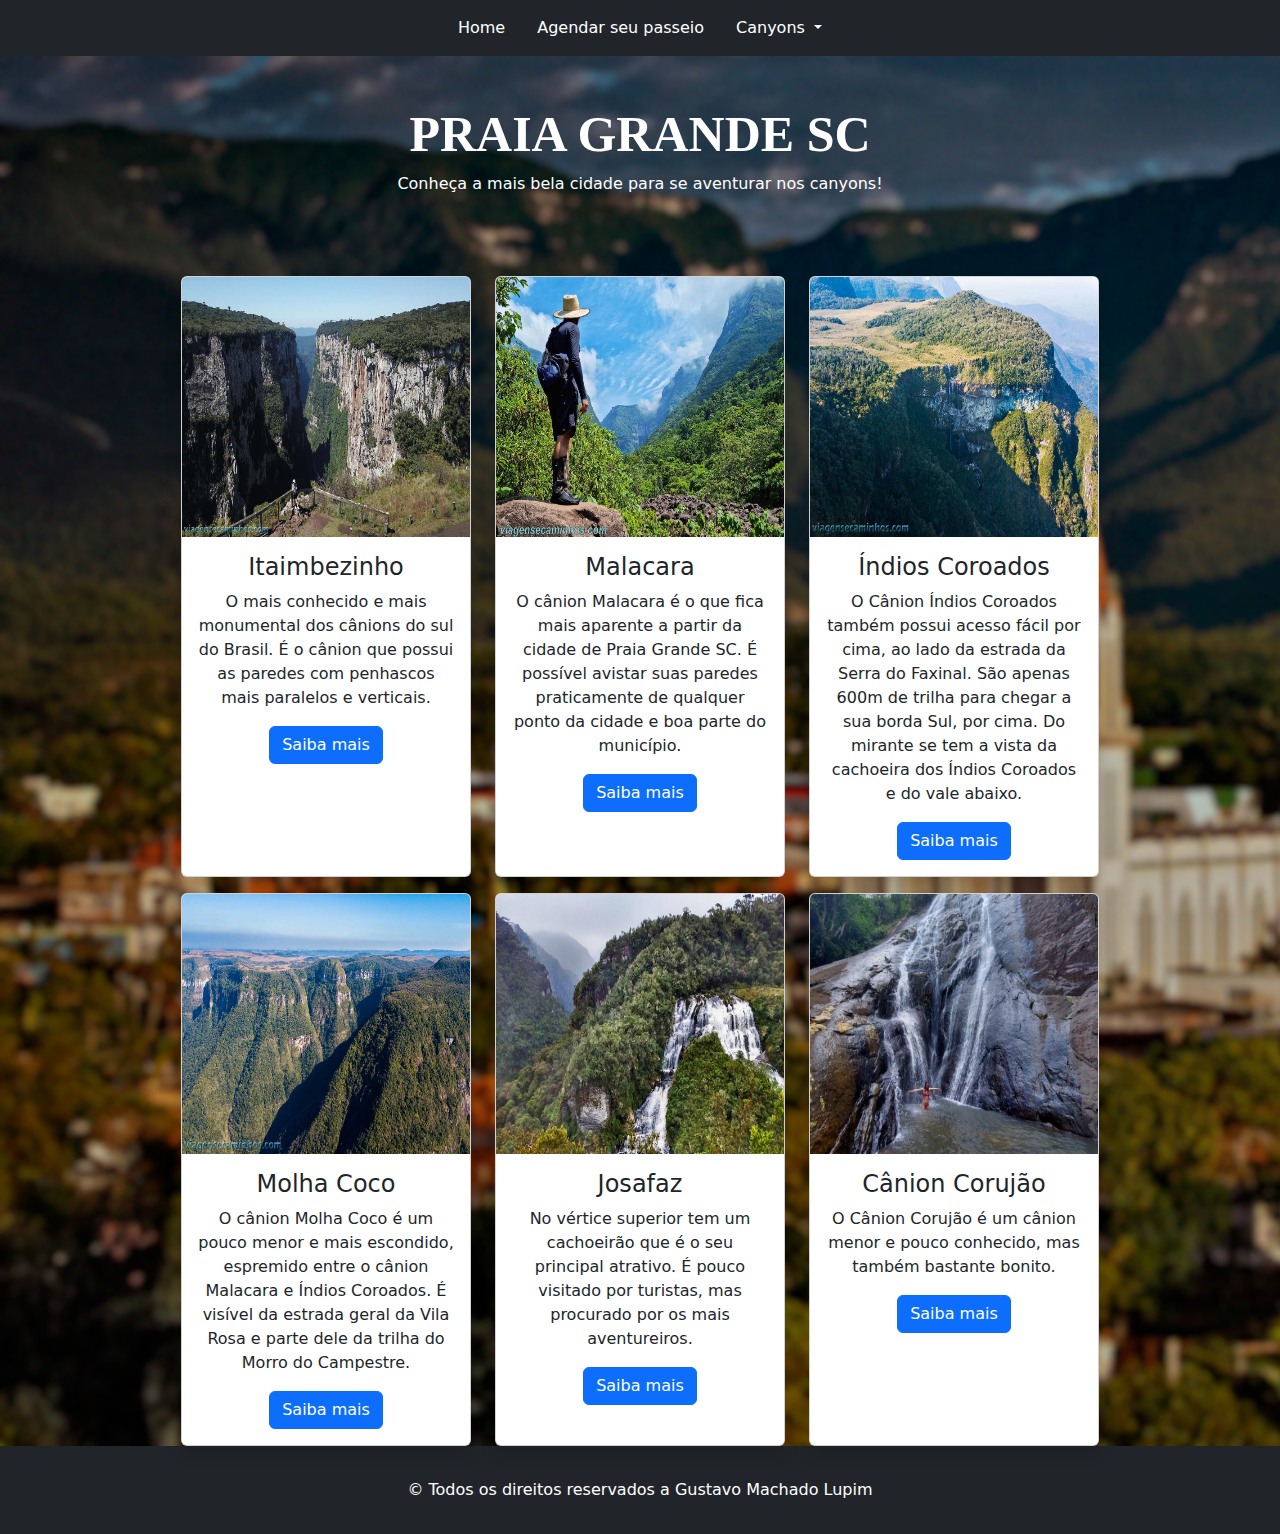
<file: AP2/index.html>
<!DOCTYPE html>
<html lang="pt-br">

<head>
    <meta charset="UTF-8">
    <meta name="viewport" content="width=device-width, initial-scale=1.0">
    <title>Cidade Turística</title>
    <link href="https://cdn.jsdelivr.net/npm/bootstrap@5.3.2/dist/css/bootstrap.min.css" rel="stylesheet">
    <link rel="stylesheet" href="style.css">

</head>

<body>
    <!-- barra nav do menu-->
    <nav class="navbar navbar-expand-sm bg-dark">

        <div class="container-fluid justify-content-center text-center">

            <ul class="navbar-nav">
                <li class="nav-item">
                    <a class="nav-link text-white" href="./index.html">Home</a>
                </li>

                <li class="nav-item">
                    <a class="nav-link text-white ms-3 me-3" href="./pages/forms.html">Agendar seu passeio</a>
                </li>

                <li class="nav-item dropdown">
                    <a class="nav-link dropdown-toggle text-white" href="#" id="navbarDropdown" role="button"
                        data-bs-toggle="dropdown" aria-expanded="false">
                        Canyons
                    </a>
                    <ul class="dropdown-menu" aria-labelledby="navbarDropdown">
                        <li><a class="dropdown-item" href="./pages/itaimbe.html">Itaimbezinho</a></li>
                        <li><a class="dropdown-item" href="./pages/malacara.html">Malacara</a></li>
                        <li><a class="dropdown-item" href="./pages/indios.html">Índios Coroados</a></li>
                    </ul>
                </li>

            </ul>
        </div>
    </nav>

    <!--cards com os canyons-->
    <main class="container-fluid" id="canyons">
        <header class="text-white text-center p-5">
            <h1 style="font-size: 50px; font-weight: bolder; font-family: montserrat;">PRAIA GRANDE SC</h1>
            <p>Conheça a mais bela cidade para se aventurar nos canyons!</p>
        </header>

        <section class="row text-center m-auto" style="width: 75%;">
            <div class="col-lg-4 col-md-6 mt-3  d-flex justify-content-center">
                <div class="card shadow" style="width:450px">
                    <img class="card-img-top" height="260" src="./images/canion-itaimbezinho-trilha-do-cotovelo.jpg"
                        alt="Card image">
                    <div class="card-body">
                        <h4 class="card-title">Itaimbezinho</h4>
                        <p class="card-text">O mais conhecido e mais monumental dos cânions do sul do Brasil. É o cânion
                            que possui as paredes com penhascos mais paralelos e verticais.</p>
                        <a href="./pages/itaimbe.html" class="btn btn-primary">Saiba mais</a>
                    </div>
                </div>
            </div>
            <div class="col-lg-4 col-md-6 mt-3  d-flex justify-content-center">
                <div class="card shadow" style="width:450px">
                    <img class="card-img-top" height="260" src="./images/canion-malacara-praia-grande-sc.jpg"
                        alt="Card image">
                    <div class="card-body">
                        <h4 class="card-title">Malacara</h4>
                        <p class="card-text">O cânion Malacara é o que fica mais aparente a partir da cidade de Praia
                            Grande SC. É possível avistar suas paredes praticamente de qualquer ponto da cidade e boa
                            parte do município.</p>
                        <a href="#" class="btn btn-primary bolder">Saiba mais</a>
                    </div>
                </div>
            </div>
            <div class="col-lg-4 col-md-6 mt-3  d-flex justify-content-center">
                <div class="card shadow" style="width:450px">
                    <img class="card-img-top" height="260"
                        src="./images/cachoeira-canion-indios-coroados-cambara-do-sul.jpg" alt="Card image">
                    <div class="card-body">
                        <h4 class="card-title">Índios Coroados</h4>
                        <p class="card-text">O Cânion Índios Coroados também possui acesso fácil por cima, ao lado da
                            estrada da Serra do Faxinal. São apenas 600m de trilha para chegar a sua borda Sul, por
                            cima. Do mirante se tem a vista da cachoeira dos Índios Coroados e do vale abaixo.</p>
                        <a href="#" class="btn btn-primary">Saiba mais</a>
                    </div>
                </div>
            </div>
            <div class="col-lg-4 col-md-6 mt-3  d-flex justify-content-center">
                <div class="card shadow" style="width:450px">
                    <img class="card-img-top" height="260"
                        src="./images/canion-molha-coco-cambara-do-sul-praia-grande.jpg" alt="Card image">
                    <div class="card-body">
                        <h4 class="card-title">Molha Coco</h4>
                        <p class="card-text">O cânion Molha Coco é um pouco menor e mais escondido, espremido entre o
                            cânion Malacara e Índios Coroados. É visível da estrada geral da Vila Rosa e parte dele da
                            trilha do Morro do Campestre.</p>
                        <a href="#" class="btn btn-primary">Saiba mais</a>
                    </div>
                </div>
            </div>
            <div class="col-lg-4 col-md-6 mt-3  d-flex justify-content-center">
                <div class="card shadow" style="width:450px">
                    <img class="card-img-top" height="260" src="./images/cachoeira-canion-josafaz.jpg" alt="Card image">
                    <div class="card-body">
                        <h4 class="card-title">Josafaz</h4>
                        <p class="card-text">No vértice superior tem um cachoeirão que é o seu principal atrativo. É
                            pouco visitado por turistas, mas procurado por os mais aventureiros.</p>
                        <a href="#" class="btn btn-primary">Saiba mais</a>
                    </div>
                </div>
            </div>
            <div class="col-lg-4 col-md-6 mt-3 d-flex justify-content-center">
                <div class="card shadow" style="width:450px">
                    <img class="card-img-top" height="260" src="./images/quadriciclo-praia-grande-sc.jpg"
                        alt="Card image">
                    <div class="card-body">
                        <h4 class="card-title">Cânion Corujão</h4>
                        <p class="card-text">O Cânion Corujão é um cânion menor e pouco conhecido, mas também bastante
                            bonito.</p>
                        <a href="#" class="btn btn-primary">Saiba mais</a>
                    </div>
                </div>
            </div>
        </section>
    </main>

    <!--última barra no bottom-->
    <footer class="bg-dark text-white text-center p-3">
        <p class="mt-3">&copy; Todos os direitos reservados a Gustavo Machado Lupim</p>
    </footer>

    <script src="https://cdn.jsdelivr.net/npm/bootstrap@5.3.2/dist/js/bootstrap.bundle.min.js"></script>
</body>

</html>
</file>
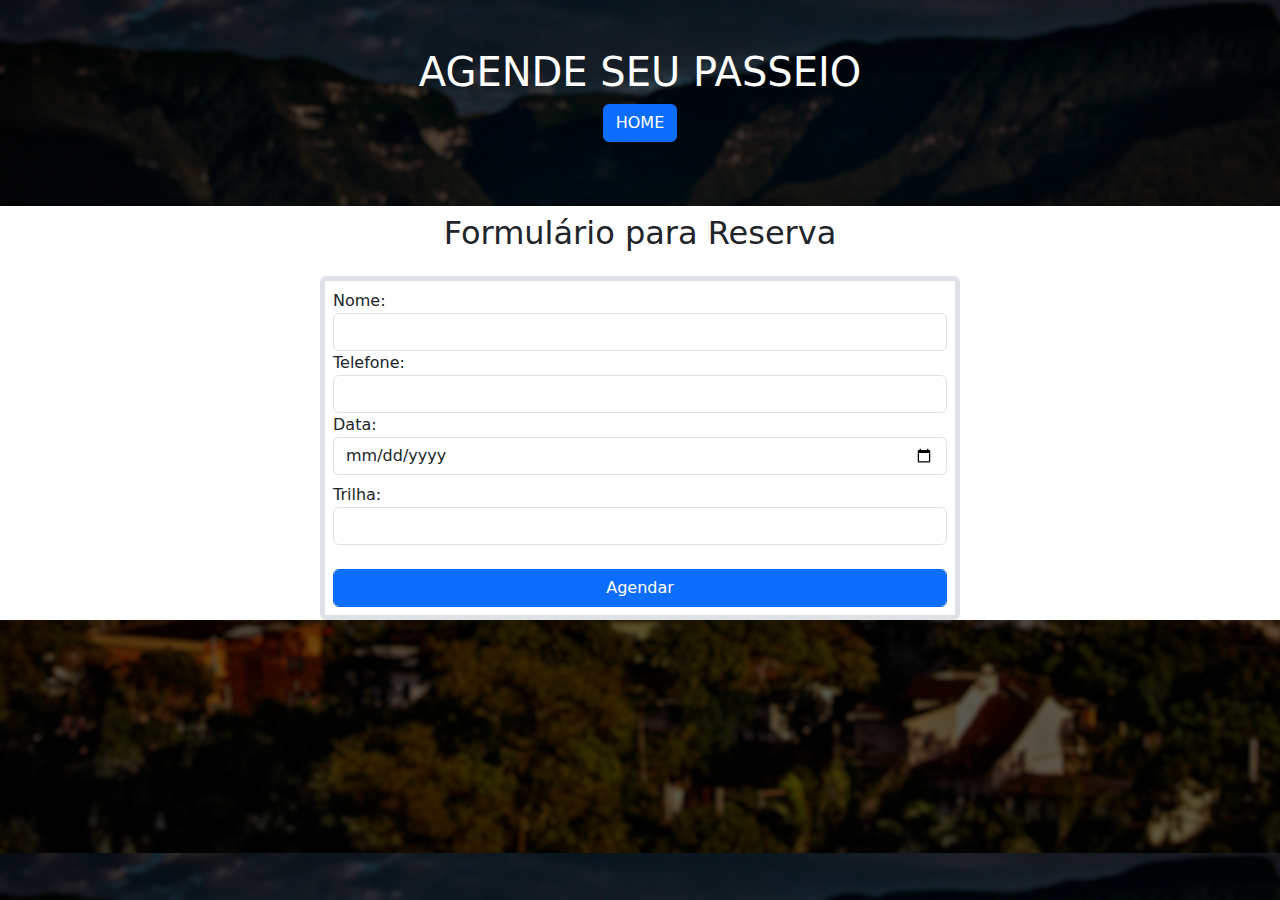
<file: AP2/pages/forms.html>
<!DOCTYPE html>
<html lang="en">
<head>
    <meta charset="UTF-8">
    <meta name="viewport" content="width=device-width, initial-scale=1.0">
    <title>Cidades Turística</title>

    <link href="https://cdn.jsdelivr.net/npm/bootstrap@5.3.2/dist/css/bootstrap.min.css" rel="stylesheet">
    <link rel="stylesheet" href="../style - canyons.css">
</head>
<body>
    <header class="p-5 text-center text-white">
        <h1>AGENDE SEU PASSEIO</h1>
        <a href="../index.html" class="btn btn-primary">HOME</a>
    </header>

    <main class="bg-white shadow">
        <h2 class="bg-white text-center mt-3 p-2">Formulário para Reserva</h2>
        <form class="bg-white w-50 border border-5 rounded m-auto mt-3 p-2">
            <label class="" for="">Nome:</label>
            <input class="form-control" type="text">

            <label class="" for="">Telefone:</label>
            <input class="form-control" type="number">

            <label class="" for="">Data:</label>
            <input class="form-control" type="date">

            <label class="w-100 mt-2" for="">Trilha:
                <select class="form-control" name="canyon" id="">
                    <optgroup label="Escolha sua aventura:">
                    <option value="canyon0"></option>
                    <option value="canyon1">Itaimbézinho</option>
                    <option value="canyon2">Malacara</option>
                    <option value="canyon3">Índios Coroados</option>
                </optgroup>
                </select>
            </label>
<br>
            <button type="button" class="btn btn-primary mt-4 form-control">Agendar</button>
            
        </form>

    </main>

</body>
</html>
</file>
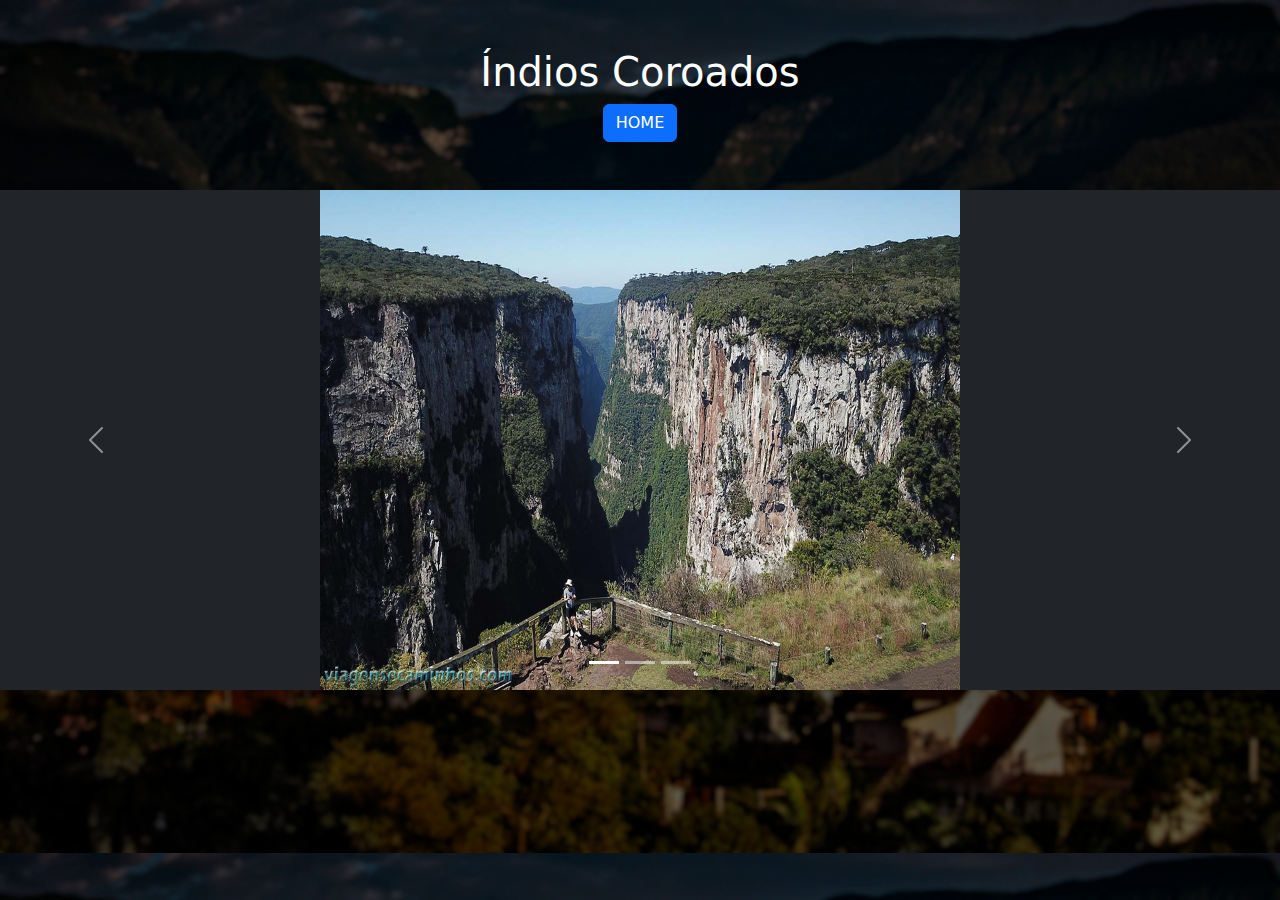
<file: AP2/pages/indios.html>
<!DOCTYPE html>
<html lang="pt-br">

<head>
    <meta charset="UTF-8">
    <meta name="viewport" content="width=device-width, initial-scale=1.0">
    <title>Cidades Turística</title>

    <link href="https://cdn.jsdelivr.net/npm/bootstrap@5.3.2/dist/css/bootstrap.min.css" rel="stylesheet">
    <link rel="stylesheet" href="../style - canyons.css">
</head>

<body class="bg-dark">
    <header class="text-white text-center p-5">
        <h1>Índios Coroados</h1>
        <a href="../index.html" class="btn btn-primary">HOME</a>
    </header>


    <!--imagens do Itaimbezinho-->
    <main>
        <div id="demo" class="carousel slide w-100 d-block m-auto bg-dark" data-bs-ride="carousel">


            <div class="carousel-indicators">
                <button type="button" data-bs-target="#demo" data-bs-slide-to="0" class="active"></button>
                <button type="button" data-bs-target="#demo" data-bs-slide-to="1"></button>
                <button type="button" data-bs-target="#demo" data-bs-slide-to="2"></button>
                
            </div>

            <div class="carousel-inner shadow">
                <div class="carousel-item active">
                    <img src="../images/canion-itaimbezinho-trilha-do-cotovelo.jpg" alt="Índios Coroados1" height="500" class="d-block w-50 m-auto">
                </div>
                <div class="carousel-item">
                    <img src="../images/cachoeira-canion-indios-coroados-cambara-do-sul.jpg" alt="Índios Coroados2" height="500" class="d-block w-50 m-auto">
                </div>
                <div class="carousel-item">
                    <img src="../images/cachoeira-canion-josafaz.jpg" alt="Índios Coroados3" height="500" class="d-block w-50 m-auto">
                </div>
            </div>

            <button class="carousel-control-prev" type="button" data-bs-target="#demo" data-bs-slide="prev">
                <span class="carousel-control-prev-icon"></span>
            </button>
            <button class="carousel-control-next" type="button" data-bs-target="#demo" data-bs-slide="next">
                <span class="carousel-control-next-icon"></span>
            </button>

            
        </div>
    </main>

    <script src="https://cdn.jsdelivr.net/npm/bootstrap@5.3.2/dist/js/bootstrap.bundle.min.js"></script>
</body>

</html>
</file>
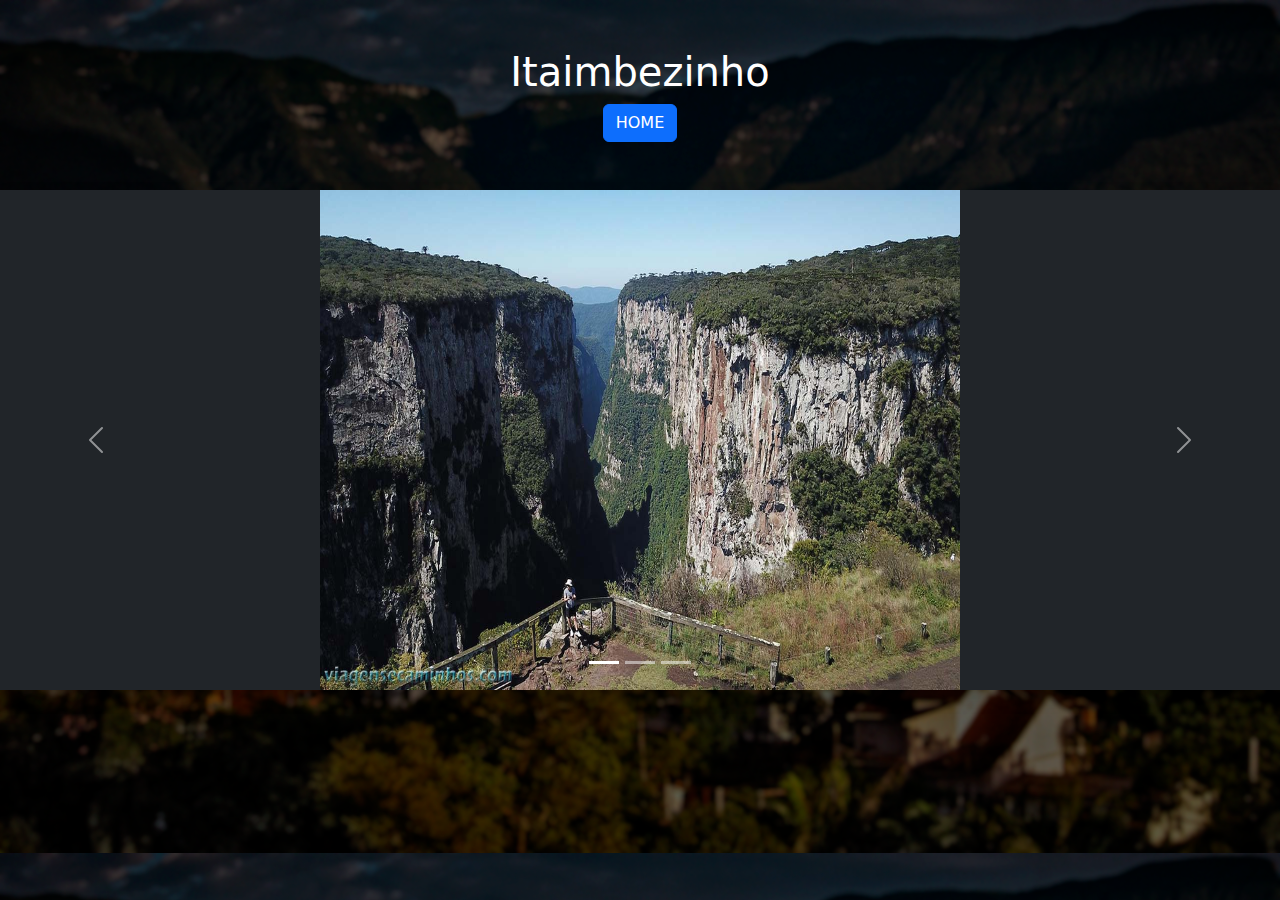
<file: AP2/pages/itaimbe.html>
<!DOCTYPE html>
<html lang="pt-br">

<head>
    <meta charset="UTF-8">
    <meta name="viewport" content="width=device-width, initial-scale=1.0">
    <title>Cidades Turística</title>

    <link href="https://cdn.jsdelivr.net/npm/bootstrap@5.3.2/dist/css/bootstrap.min.css" rel="stylesheet">
    <link rel="stylesheet" href="../style - canyons.css">
</head>

<body class="bg-dark">
    <header class="text-white text-center p-5">
        <h1>Itaimbezinho</h1>
        <a href="../index.html" class="btn btn-primary">HOME</a>
    </header>


    <!--imagens do Itaimbezinho-->
    <main>
        <div id="demo" class="carousel slide w-100 d-block m-auto bg-dark" data-bs-ride="carousel">


            <div class="carousel-indicators">
                <button type="button" data-bs-target="#demo" data-bs-slide-to="0" class="active"></button>
                <button type="button" data-bs-target="#demo" data-bs-slide-to="1"></button>
                <button type="button" data-bs-target="#demo" data-bs-slide-to="2"></button>
                
            </div>

            <div class="carousel-inner shadow">
                <div class="carousel-item active">
                    <img src="../images/canion-itaimbezinho-trilha-do-cotovelo.jpg" alt="Itaimbezinho1" height="500" class="d-block w-50 m-auto">
                </div>
                <div class="carousel-item">
                    <img src="../images/cachoeira-canion-indios-coroados-cambara-do-sul.jpg" alt="Itaimbezinho2" height="500" class="d-block w-50 m-auto">
                </div>
                <div class="carousel-item">
                    <img src="../images/cachoeira-canion-josafaz.jpg" alt="Itaimbezinho3" height="500" class="d-block w-50 m-auto">
                </div>
            </div>

            <button class="carousel-control-prev" type="button" data-bs-target="#demo" data-bs-slide="prev">
                <span class="carousel-control-prev-icon"></span>
            </button>
            <button class="carousel-control-next" type="button" data-bs-target="#demo" data-bs-slide="next">
                <span class="carousel-control-next-icon"></span>
            </button>

            
        </div>
    </main>

    <script src="https://cdn.jsdelivr.net/npm/bootstrap@5.3.2/dist/js/bootstrap.bundle.min.js"></script>
</body>

</html>
</file>
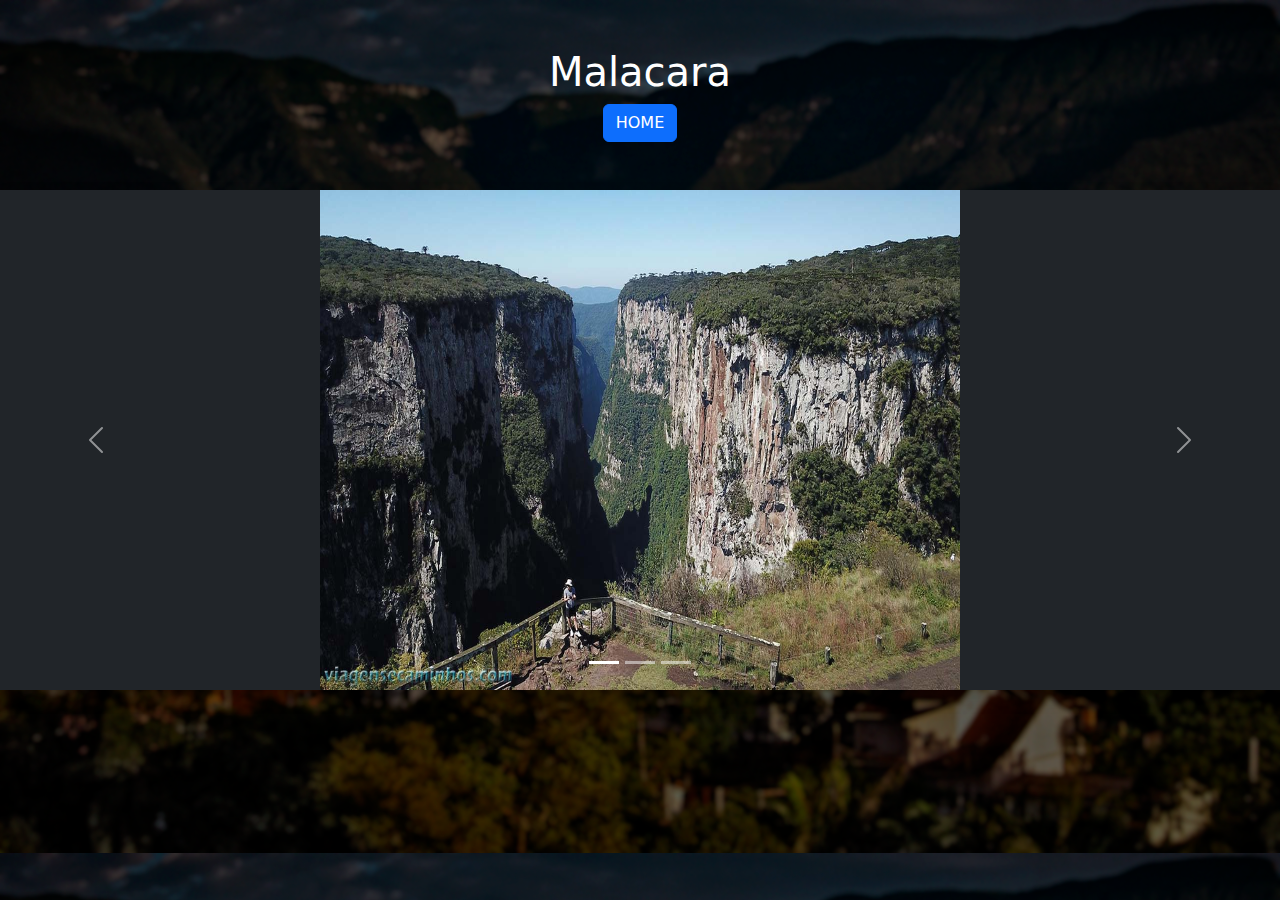
<file: AP2/pages/malacara.html>
<!DOCTYPE html>
<html lang="pt-br">

<head>
    <meta charset="UTF-8">
    <meta name="viewport" content="width=device-width, initial-scale=1.0">
    <title>Cidades Turística</title>

    <link href="https://cdn.jsdelivr.net/npm/bootstrap@5.3.2/dist/css/bootstrap.min.css" rel="stylesheet">
    <link rel="stylesheet" href="../style - canyons.css">
</head>

<body>
    <header class="text-white text-center p-5">
        <h1>Malacara</h1>
        <a href="../index.html" class="btn btn-primary">HOME</a>
    </header>


    <!--imagens do Itaimbezinho-->
    <main>
        <div id="demo" class="carousel slide w-100 d-block m-auto bg-dark" data-bs-ride="carousel">


            <div class="carousel-indicators">
                <button type="button" data-bs-target="#demo" data-bs-slide-to="0" class="active"></button>
                <button type="button" data-bs-target="#demo" data-bs-slide-to="1"></button>
                <button type="button" data-bs-target="#demo" data-bs-slide-to="2"></button>
                
            </div>

            <div class="carousel-inner shadow">
                <div class="carousel-item active">
                    <img src="../images/canion-itaimbezinho-trilha-do-cotovelo.jpg" alt="Malacara1" height="500" class="d-block w-50 m-auto">
                </div>
                <div class="carousel-item">
                    <img src="../images/cachoeira-canion-indios-coroados-cambara-do-sul.jpg" alt="Malacara2" height="500" class="d-block w-50 m-auto">
                </div>
                <div class="carousel-item">
                    <img src="../images/cachoeira-canion-josafaz.jpg" alt="Malacara3" height="500" class="d-block w-50 m-auto">
                </div>
            </div>

            <button class="carousel-control-prev" type="button" data-bs-target="#demo" data-bs-slide="prev">
                <span class="carousel-control-prev-icon"></span>
            </button>
            <button class="carousel-control-next" type="button" data-bs-target="#demo" data-bs-slide="next">
                <span class="carousel-control-next-icon"></span>
            </button>

            
        </div>
    </main>

    <script src="https://cdn.jsdelivr.net/npm/bootstrap@5.3.2/dist/js/bootstrap.bundle.min.js"></script>
</body>

</html>
</file>
<file: AP2/style.css>
main{
    background-image: url(./images/pk2.png);
    background-repeat: no-repeat;
    background-size: cover;
}
</file>
<file: AP2/style - canyons.css>
body{
    background-image: url(./images/pk.png);
    background-repeat: repeat;
    background-size: cover;
}
</file>
